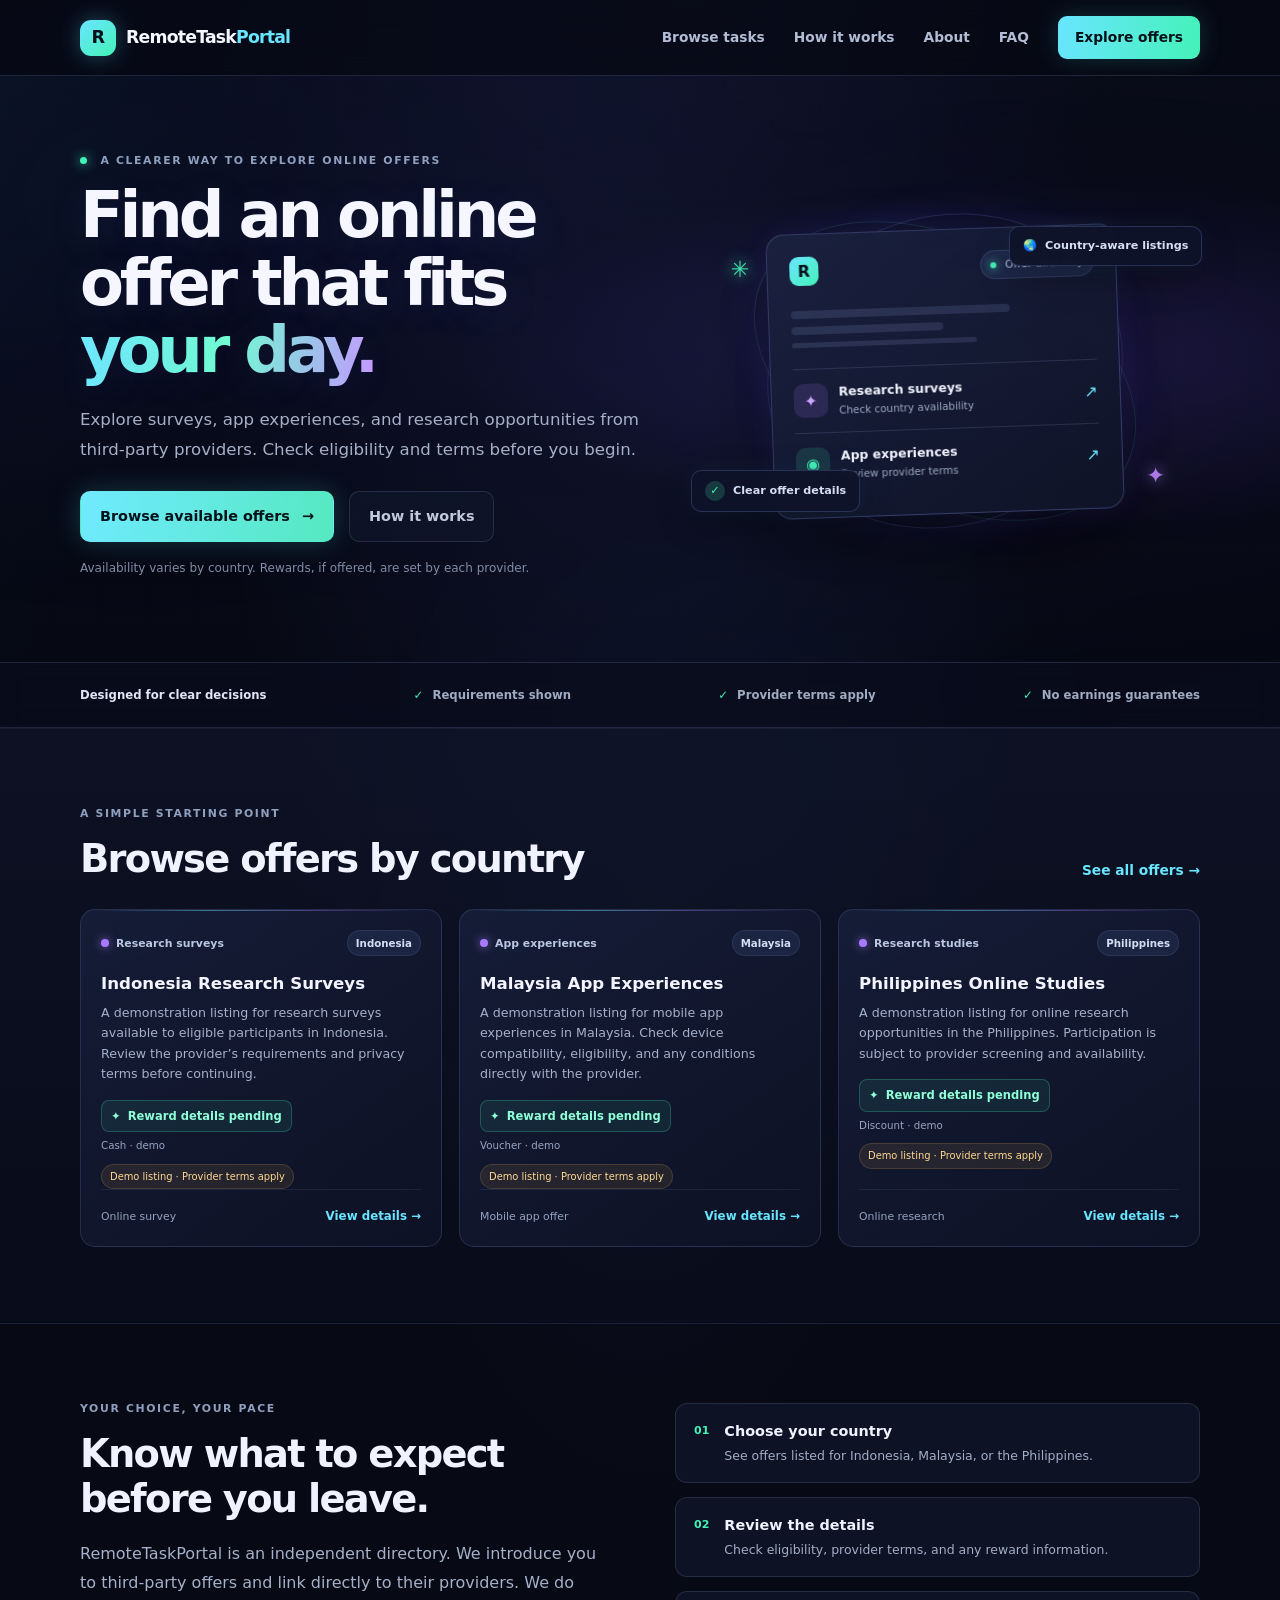
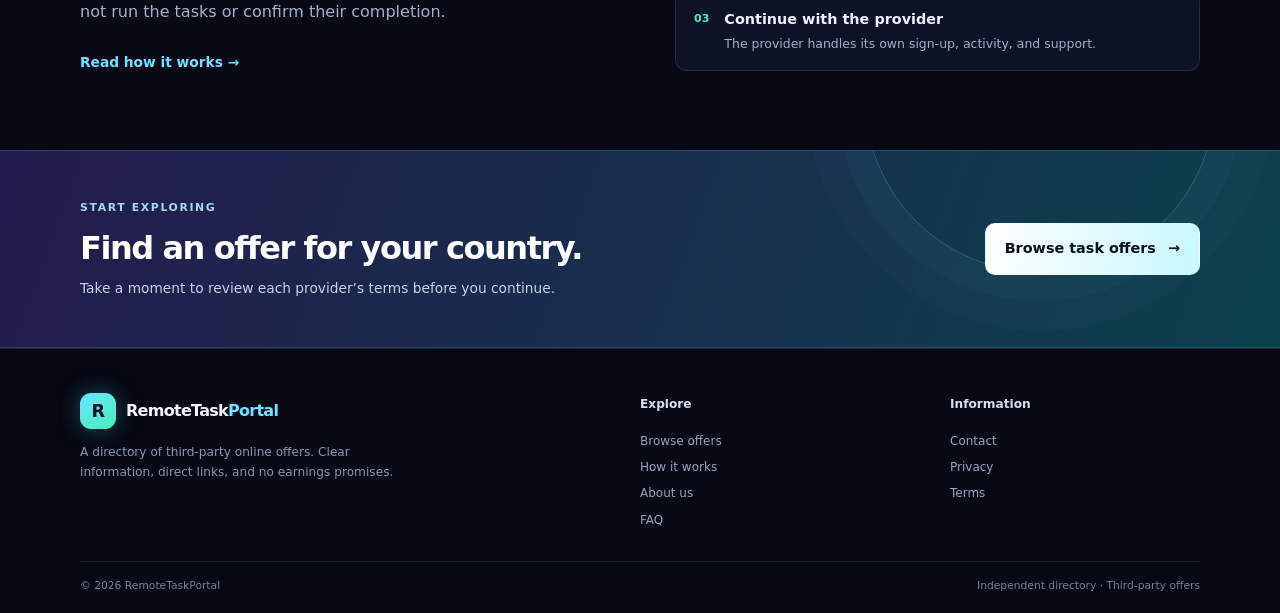
<file: index.html>
<!doctype html>
<html lang="en">
<head>
<meta charset="utf-8">
<meta name="viewport" content="width=device-width, initial-scale=1">
<title>RemoteTaskPortal — Find flexible online task offers</title>
<meta name="description" content="Browse third-party surveys, research, and app offers by country. Review requirements before you continue.">
<meta name="robots" content="index,follow">
<link rel="canonical" href="https://remotetaskportal.site/">
<link rel="icon" href="data:,">
<link rel="stylesheet" href="/assets/css/style.css">
</head>
<body><a class="skip-link" href="#main">Skip to content</a>
<header class="site-header"><div class="container header-inner"><a class="brand" href="/" aria-label="RemoteTaskPortal home"><span class="brand-mark" aria-hidden="true">R</span><span>RemoteTask<span class="brand-accent">Portal</span></span></a><button class="menu-toggle" aria-expanded="false" aria-controls="primary-nav" aria-label="Open navigation"><span></span><span></span><span></span></button><nav id="primary-nav" class="nav-links" aria-label="Main navigation"><a href="/tasks/">Browse tasks</a><a href="/how-it-works/">How it works</a><a href="/about/">About</a><a href="/faq/">FAQ</a><a class="nav-cta" href="/tasks/">Explore offers</a></nav></div></header><main id="main"><section class="hero"><div class="container hero-grid"><div class="hero-copy"><p class="eyebrow"><span class="eyebrow-dot"></span> A clearer way to explore online offers</p><h1>Find an online offer that fits <span class="text-gradient">your day.</span></h1><p class="hero-lede">Explore surveys, app experiences, and research opportunities from third-party providers. Check eligibility and terms before you begin.</p><div class="hero-actions"><a class="button button-primary" href="/tasks/">Browse available offers <span aria-hidden="true">→</span></a><a class="button button-quiet" href="/how-it-works/">How it works</a></div><p class="hero-fine">Availability varies by country. Rewards, if offered, are set by each provider.</p></div><div class="hero-visual" aria-label="Illustration of a person choosing an online offer"><div class="visual-orbit orbit-one"></div><div class="visual-orbit orbit-two"></div><div class="visual-card card-main"><div class="card-topline"><span class="mini-logo">R</span><span class="status-pill"><i></i> Offer directory</span></div><div class="visual-bars"><b></b><b></b><b></b></div><div class="visual-task"><span class="task-icon icon-purple">✦</span><span><strong>Research surveys</strong><small>Check country availability</small></span><span class="arrow-round">↗</span></div><div class="visual-task"><span class="task-icon icon-green">◉</span><span><strong>App experiences</strong><small>Review provider terms</small></span><span class="arrow-round">↗</span></div></div><div class="float-chip chip-top"><span>🌏</span> Country-aware listings</div><div class="float-chip chip-bottom"><span class="check-circle">✓</span> Clear offer details</div><div class="visual-spark spark-a">✳</div><div class="visual-spark spark-b">✦</div></div></div></section>
<section class="trust-strip"><div class="container trust-inner"><span>Designed for clear decisions</span><span><i>✓</i> Requirements shown</span><span><i>✓</i> Provider terms apply</span><span><i>✓</i> No earnings guarantees</span></div></section>
<section class="section section-soft"><div class="container"><div class="section-heading"><div><p class="eyebrow">A simple starting point</p><h2>Browse offers by country</h2></div><a class="text-link" href="/tasks/">See all offers <span aria-hidden="true">→</span></a></div><div class="offer-grid" id="featured-offers" aria-live="polite"><p class="loading-note">Loading current offers…</p></div><noscript><p class="notice">Enable JavaScript to browse the offer directory, or visit each provider directly from its offer details.</p></noscript></div></section>
<section class="section"><div class="container split-section"><div><p class="eyebrow">Your choice, your pace</p><h2>Know what to expect before you leave.</h2><p class="body-lede">RemoteTaskPortal is an independent directory. We introduce you to third-party offers and link directly to their providers. We do not run the tasks or confirm their completion.</p><a class="text-link" href="/how-it-works/">Read how it works <span aria-hidden="true">→</span></a></div><div class="steps-mini"><article><span class="step-num">01</span><div><h3>Choose your country</h3><p>See offers listed for Indonesia, Malaysia, or the Philippines.</p></div></article><article><span class="step-num">02</span><div><h3>Review the details</h3><p>Check eligibility, provider terms, and any reward information.</p></div></article><article><span class="step-num">03</span><div><h3>Continue with the provider</h3><p>The provider handles its own sign-up, activity, and support.</p></div></article></div></div></section>
<section class="cta-band"><div class="container cta-inner"><div><p class="eyebrow">Start exploring</p><h2>Find an offer for your country.</h2><p>Take a moment to review each provider’s terms before you continue.</p></div><a class="button button-light" href="/tasks/">Browse task offers <span aria-hidden="true">→</span></a></div></section></main><footer class="site-footer"><div class="container footer-grid"><div><a class="brand footer-brand" href="/"><span class="brand-mark" aria-hidden="true">R</span><span>RemoteTask<span class="brand-accent">Portal</span></span></a><p class="footer-note">A directory of third-party online offers. Clear information, direct links, and no earnings promises.</p></div><div><h2>Explore</h2><a href="/tasks/">Browse offers</a><a href="/how-it-works/">How it works</a><a href="/about/">About us</a><a href="/faq/">FAQ</a></div><div><h2>Information</h2><a href="/contact/">Contact</a><a href="/privacy/">Privacy</a><a href="/terms/">Terms</a></div></div><div class="container footer-bottom"><span>© <span data-year>2026</span> RemoteTaskPortal</span><span>Independent directory · Third-party offers</span></div></footer><script src="/assets/js/app.js" defer></script><script src="/assets/js/tasks.js" defer></script></body>
</html>
</file>
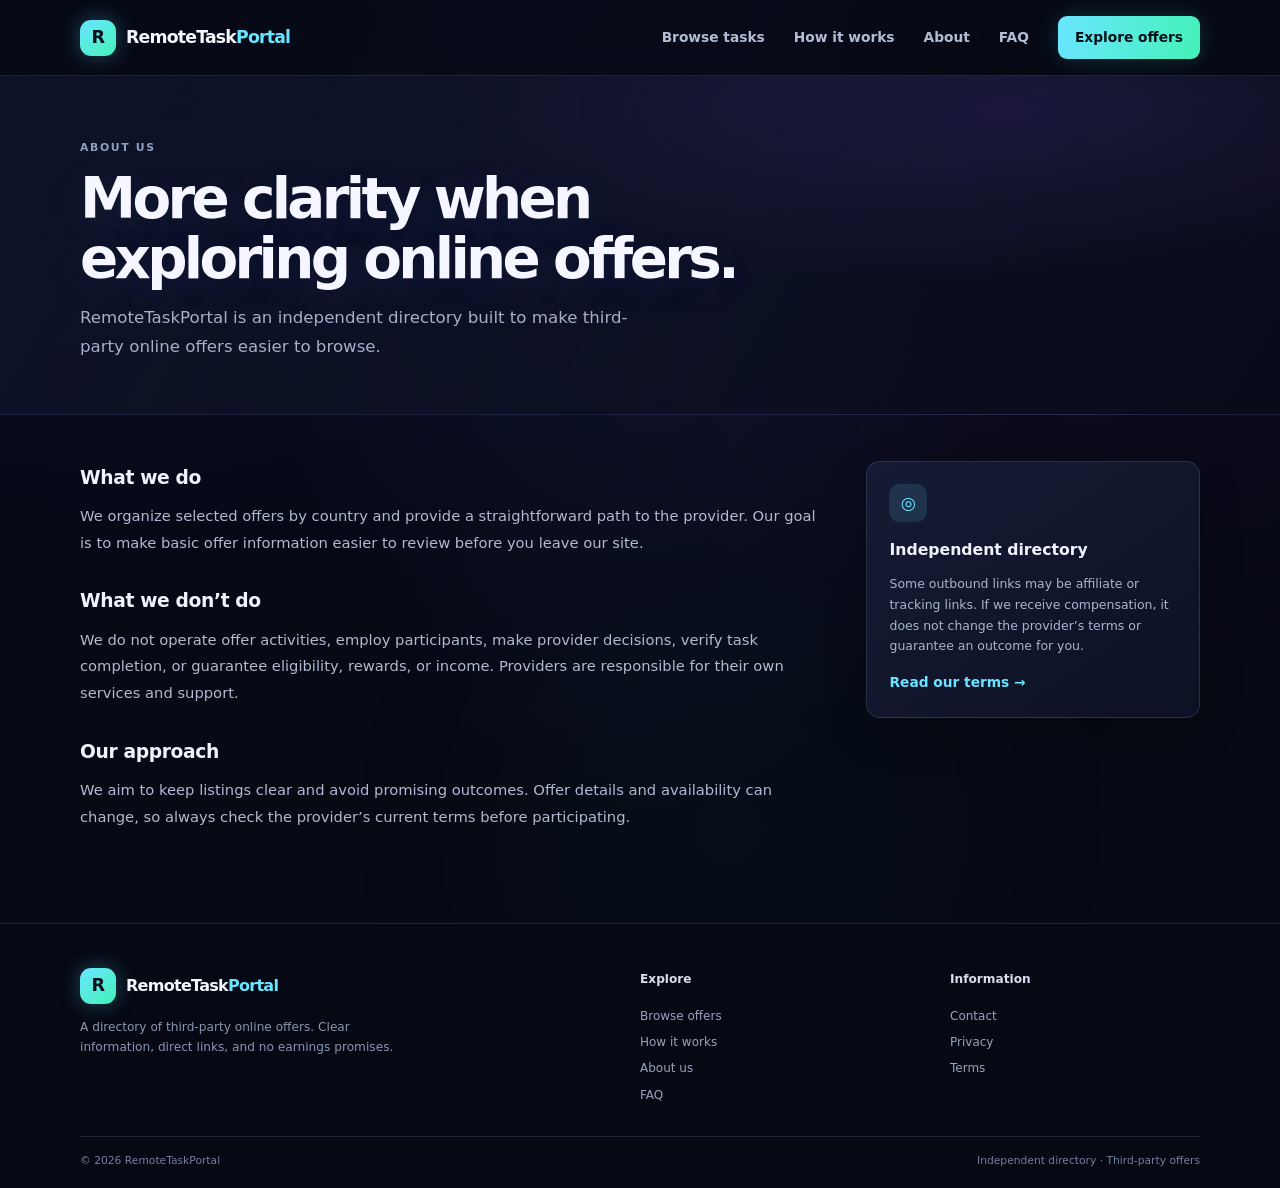
<file: about/index.html>
<!doctype html>
<html lang="en">
<head>
<meta charset="utf-8">
<meta name="viewport" content="width=device-width, initial-scale=1">
<title>About RemoteTaskPortal | RemoteTaskPortal</title>
<meta name="description" content="Learn about RemoteTaskPortal, an independent directory for exploring third-party online offers.">
<meta name="robots" content="index,follow">
<link rel="canonical" href="https://remotetaskportal.site/about/">
<link rel="icon" href="data:,">
<link rel="stylesheet" href="/assets/css/style.css">
</head>
<body><a class="skip-link" href="#main">Skip to content</a>
<header class="site-header"><div class="container header-inner"><a class="brand" href="/" aria-label="RemoteTaskPortal home"><span class="brand-mark" aria-hidden="true">R</span><span>RemoteTask<span class="brand-accent">Portal</span></span></a><button class="menu-toggle" aria-expanded="false" aria-controls="primary-nav" aria-label="Open navigation"><span></span><span></span><span></span></button><nav id="primary-nav" class="nav-links" aria-label="Main navigation"><a href="/tasks/">Browse tasks</a><a href="/how-it-works/">How it works</a><a href="/about/">About</a><a href="/faq/">FAQ</a><a class="nav-cta" href="/tasks/">Explore offers</a></nav></div></header><main id="main"><section class="page-hero"><div class="container"><p class="eyebrow">About us</p><h1>More clarity when exploring online offers.</h1><p class="page-lede">RemoteTaskPortal is an independent directory built to make third-party online offers easier to browse.</p></div></section><section class="section section-reading"><div class="container"><div class="content-grid"><article class="prose"><h2>What we do</h2><p>We organize selected offers by country and provide a straightforward path to the provider. Our goal is to make basic offer information easier to review before you leave our site.</p><h2>What we don’t do</h2><p>We do not operate offer activities, employ participants, make provider decisions, verify task completion, or guarantee eligibility, rewards, or income. Providers are responsible for their own services and support.</p><h2>Our approach</h2><p>We aim to keep listings clear and avoid promising outcomes. Offer details and availability can change, so always check the provider’s current terms before participating.</p></article><aside class="side-card"><span class="side-icon">◎</span><h2>Independent directory</h2><p>Some outbound links may be affiliate or tracking links. If we receive compensation, it does not change the provider’s terms or guarantee an outcome for you.</p><a class="text-link" href="/terms/">Read our terms →</a></aside></div></div></section></main><footer class="site-footer"><div class="container footer-grid"><div><a class="brand footer-brand" href="/"><span class="brand-mark" aria-hidden="true">R</span><span>RemoteTask<span class="brand-accent">Portal</span></span></a><p class="footer-note">A directory of third-party online offers. Clear information, direct links, and no earnings promises.</p></div><div><h2>Explore</h2><a href="/tasks/">Browse offers</a><a href="/how-it-works/">How it works</a><a href="/about/">About us</a><a href="/faq/">FAQ</a></div><div><h2>Information</h2><a href="/contact/">Contact</a><a href="/privacy/">Privacy</a><a href="/terms/">Terms</a></div></div><div class="container footer-bottom"><span>© <span data-year>2026</span> RemoteTaskPortal</span><span>Independent directory · Third-party offers</span></div></footer><script src="/assets/js/app.js" defer></script></body>
</html>
</file>
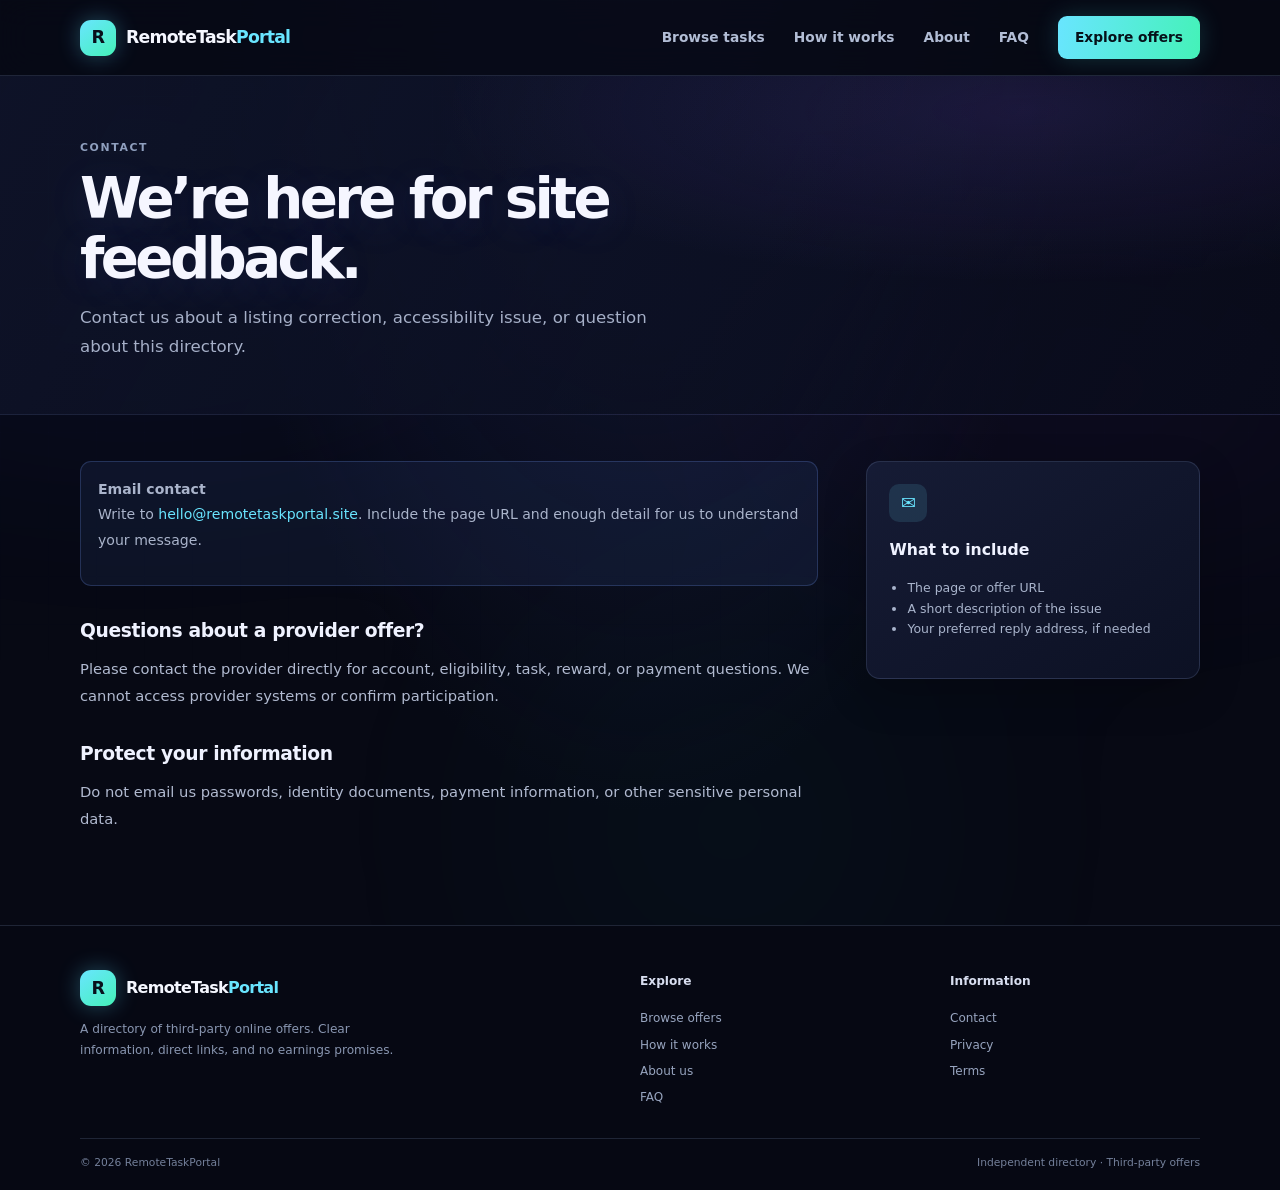
<file: contact/index.html>
<!doctype html>
<html lang="en">
<head>
<meta charset="utf-8">
<meta name="viewport" content="width=device-width, initial-scale=1">
<title>Contact RemoteTaskPortal | RemoteTaskPortal</title>
<meta name="description" content="Contact RemoteTaskPortal about site content, corrections, or general directory questions.">
<meta name="robots" content="index,follow">
<link rel="canonical" href="https://remotetaskportal.site/contact/">
<link rel="icon" href="data:,">
<link rel="stylesheet" href="/assets/css/style.css">
</head>
<body><a class="skip-link" href="#main">Skip to content</a>
<header class="site-header"><div class="container header-inner"><a class="brand" href="/" aria-label="RemoteTaskPortal home"><span class="brand-mark" aria-hidden="true">R</span><span>RemoteTask<span class="brand-accent">Portal</span></span></a><button class="menu-toggle" aria-expanded="false" aria-controls="primary-nav" aria-label="Open navigation"><span></span><span></span><span></span></button><nav id="primary-nav" class="nav-links" aria-label="Main navigation"><a href="/tasks/">Browse tasks</a><a href="/how-it-works/">How it works</a><a href="/about/">About</a><a href="/faq/">FAQ</a><a class="nav-cta" href="/tasks/">Explore offers</a></nav></div></header><main id="main"><section class="page-hero"><div class="container"><p class="eyebrow">Contact</p><h1>We’re here for site feedback.</h1><p class="page-lede">Contact us about a listing correction, accessibility issue, or question about this directory.</p></div></section><section class="section section-reading"><div class="container"><div class="content-grid"><article class="prose"><div class="notice"><strong>Email contact</strong><p>Write to <a href="mailto:hello@remotetaskportal.site">hello@remotetaskportal.site</a>. Include the page URL and enough detail for us to understand your message.</p></div><h2>Questions about a provider offer?</h2><p>Please contact the provider directly for account, eligibility, task, reward, or payment questions. We cannot access provider systems or confirm participation.</p><h2>Protect your information</h2><p>Do not email us passwords, identity documents, payment information, or other sensitive personal data.</p></article><aside class="side-card"><span class="side-icon">✉</span><h2>What to include</h2><ul><li>The page or offer URL</li><li>A short description of the issue</li><li>Your preferred reply address, if needed</li></ul></aside></div></div></section></main><footer class="site-footer"><div class="container footer-grid"><div><a class="brand footer-brand" href="/"><span class="brand-mark" aria-hidden="true">R</span><span>RemoteTask<span class="brand-accent">Portal</span></span></a><p class="footer-note">A directory of third-party online offers. Clear information, direct links, and no earnings promises.</p></div><div><h2>Explore</h2><a href="/tasks/">Browse offers</a><a href="/how-it-works/">How it works</a><a href="/about/">About us</a><a href="/faq/">FAQ</a></div><div><h2>Information</h2><a href="/contact/">Contact</a><a href="/privacy/">Privacy</a><a href="/terms/">Terms</a></div></div><div class="container footer-bottom"><span>© <span data-year>2026</span> RemoteTaskPortal</span><span>Independent directory · Third-party offers</span></div></footer><script src="/assets/js/app.js" defer></script></body>
</html>
</file>
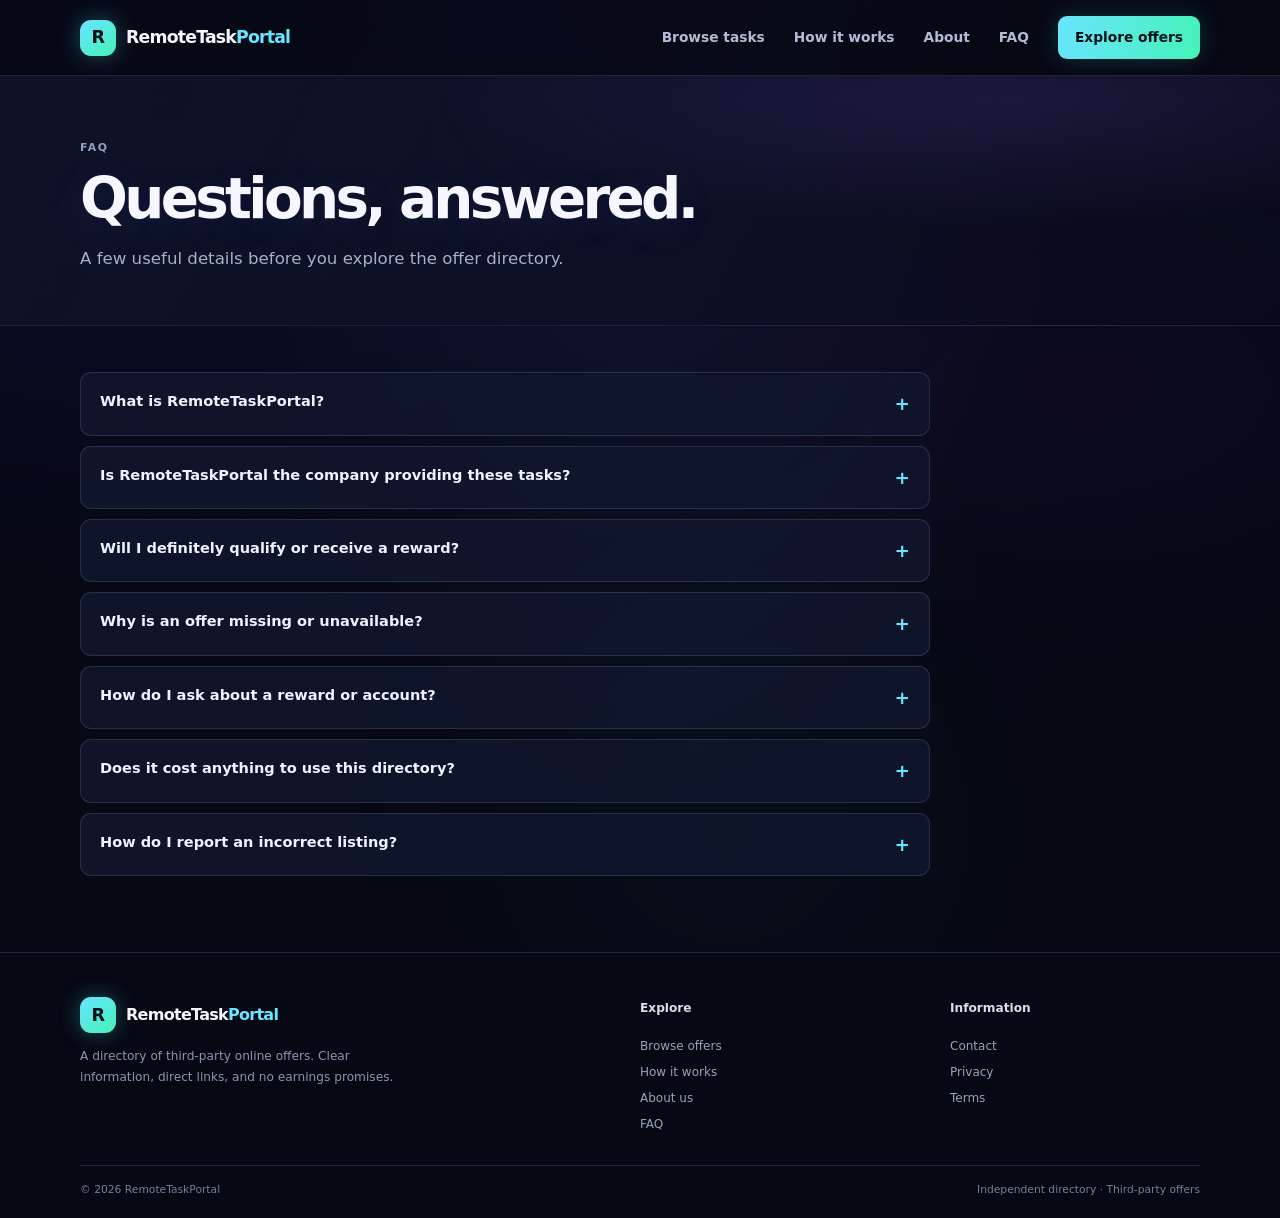
<file: faq/index.html>
<!doctype html>
<html lang="en">
<head>
<meta charset="utf-8">
<meta name="viewport" content="width=device-width, initial-scale=1">
<title>Frequently asked questions | RemoteTaskPortal</title>
<meta name="description" content="Answers about offer availability, rewards, third-party providers, and how RemoteTaskPortal works.">
<meta name="robots" content="index,follow">
<link rel="canonical" href="https://remotetaskportal.site/faq/">
<link rel="icon" href="data:,">
<link rel="stylesheet" href="/assets/css/style.css">
</head>
<body><a class="skip-link" href="#main">Skip to content</a>
<header class="site-header"><div class="container header-inner"><a class="brand" href="/" aria-label="RemoteTaskPortal home"><span class="brand-mark" aria-hidden="true">R</span><span>RemoteTask<span class="brand-accent">Portal</span></span></a><button class="menu-toggle" aria-expanded="false" aria-controls="primary-nav" aria-label="Open navigation"><span></span><span></span><span></span></button><nav id="primary-nav" class="nav-links" aria-label="Main navigation"><a href="/tasks/">Browse tasks</a><a href="/how-it-works/">How it works</a><a href="/about/">About</a><a href="/faq/">FAQ</a><a class="nav-cta" href="/tasks/">Explore offers</a></nav></div></header><main id="main"><section class="page-hero"><div class="container"><p class="eyebrow">FAQ</p><h1>Questions, answered.</h1><p class="page-lede">A few useful details before you explore the offer directory.</p></div></section><section class="section section-reading"><div class="container"><div class="faq-list"><details><summary>What is RemoteTaskPortal?</summary><p>We are an independent directory that lists selected third-party online offers. We help visitors review basic details and continue to providers.</p></details><details><summary>Is RemoteTaskPortal the company providing these tasks?</summary><p>No. The offers are operated by third parties. Each provider controls its own registration, eligibility, activity, privacy practices, terms, rewards, and customer support.</p></details><details><summary>Will I definitely qualify or receive a reward?</summary><p>No. Eligibility and rewards are determined by each provider. A listing is not a promise of acceptance, completion, payment, or earnings.</p></details><details><summary>Why is an offer missing or unavailable?</summary><p>Providers may pause, change, or limit offers by location, capacity, or eligibility. Our listings may not update at the same moment as a provider’s availability.</p></details><details><summary>How do I ask about a reward or account?</summary><p>Contact the provider directly using its official support channel. RemoteTaskPortal cannot see provider accounts or verify completion.</p></details><details><summary>Does it cost anything to use this directory?</summary><p>Browsing RemoteTaskPortal is free. A third-party provider’s own terms apply to any service or activity you choose to use. Review them before proceeding.</p></details><details><summary>How do I report an incorrect listing?</summary><p>Send the page URL and a brief description through our <a href="/contact/">contact page</a>. Do not include passwords, payment details, or other sensitive information.</p></details></div></div></section></main><footer class="site-footer"><div class="container footer-grid"><div><a class="brand footer-brand" href="/"><span class="brand-mark" aria-hidden="true">R</span><span>RemoteTask<span class="brand-accent">Portal</span></span></a><p class="footer-note">A directory of third-party online offers. Clear information, direct links, and no earnings promises.</p></div><div><h2>Explore</h2><a href="/tasks/">Browse offers</a><a href="/how-it-works/">How it works</a><a href="/about/">About us</a><a href="/faq/">FAQ</a></div><div><h2>Information</h2><a href="/contact/">Contact</a><a href="/privacy/">Privacy</a><a href="/terms/">Terms</a></div></div><div class="container footer-bottom"><span>© <span data-year>2026</span> RemoteTaskPortal</span><span>Independent directory · Third-party offers</span></div></footer><script src="/assets/js/app.js" defer></script></body>
</html>
</file>
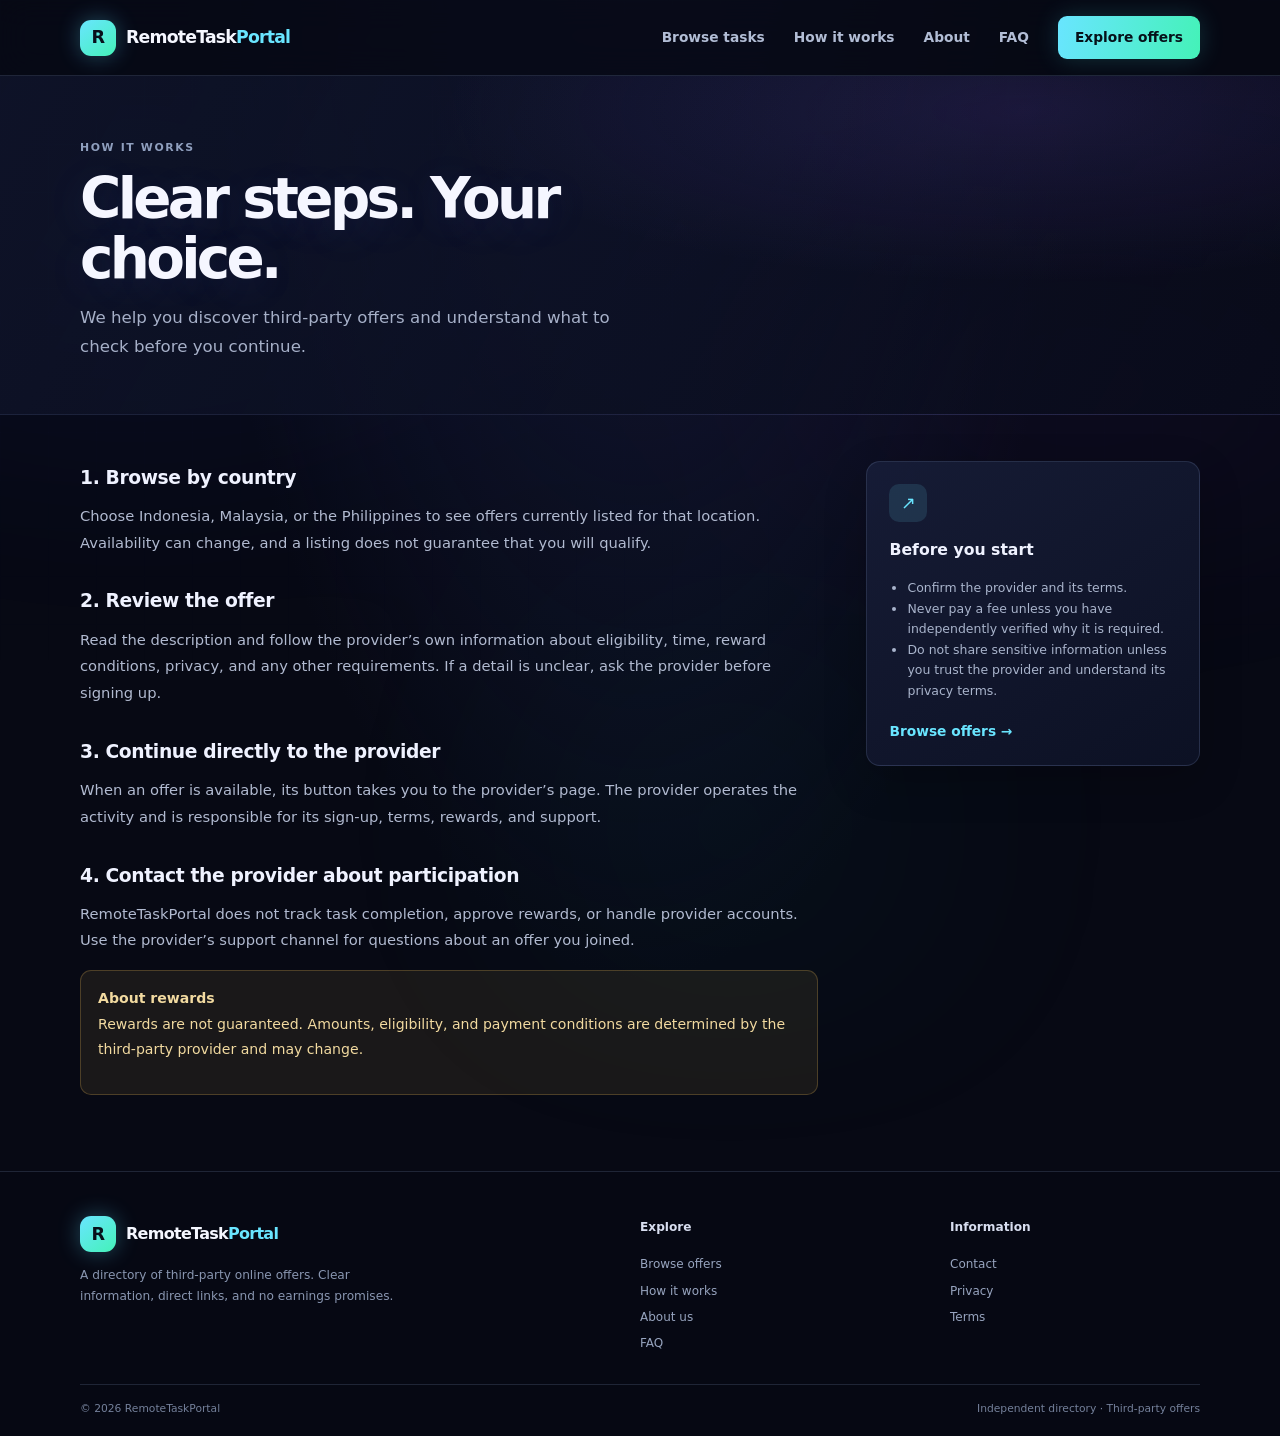
<file: how-it-works/index.html>
<!doctype html>
<html lang="en">
<head>
<meta charset="utf-8">
<meta name="viewport" content="width=device-width, initial-scale=1">
<title>How RemoteTaskPortal works | RemoteTaskPortal</title>
<meta name="description" content="Understand how to browse third-party online offers, check eligibility, and continue directly with each provider.">
<meta name="robots" content="index,follow">
<link rel="canonical" href="https://remotetaskportal.site/how-it-works/">
<link rel="icon" href="data:,">
<link rel="stylesheet" href="/assets/css/style.css">
</head>
<body><a class="skip-link" href="#main">Skip to content</a>
<header class="site-header"><div class="container header-inner"><a class="brand" href="/" aria-label="RemoteTaskPortal home"><span class="brand-mark" aria-hidden="true">R</span><span>RemoteTask<span class="brand-accent">Portal</span></span></a><button class="menu-toggle" aria-expanded="false" aria-controls="primary-nav" aria-label="Open navigation"><span></span><span></span><span></span></button><nav id="primary-nav" class="nav-links" aria-label="Main navigation"><a href="/tasks/">Browse tasks</a><a href="/how-it-works/">How it works</a><a href="/about/">About</a><a href="/faq/">FAQ</a><a class="nav-cta" href="/tasks/">Explore offers</a></nav></div></header><main id="main"><section class="page-hero"><div class="container"><p class="eyebrow">How it works</p><h1>Clear steps. Your choice.</h1><p class="page-lede">We help you discover third-party offers and understand what to check before you continue.</p></div></section><section class="section section-reading"><div class="container"><div class="content-grid"><article class="prose"><h2>1. Browse by country</h2><p>Choose Indonesia, Malaysia, or the Philippines to see offers currently listed for that location. Availability can change, and a listing does not guarantee that you will qualify.</p><h2>2. Review the offer</h2><p>Read the description and follow the provider’s own information about eligibility, time, reward conditions, privacy, and any other requirements. If a detail is unclear, ask the provider before signing up.</p><h2>3. Continue directly to the provider</h2><p>When an offer is available, its button takes you to the provider’s page. The provider operates the activity and is responsible for its sign-up, terms, rewards, and support.</p><h2>4. Contact the provider about participation</h2><p>RemoteTaskPortal does not track task completion, approve rewards, or handle provider accounts. Use the provider’s support channel for questions about an offer you joined.</p><div class="notice notice-warm"><strong>About rewards</strong><p>Rewards are not guaranteed. Amounts, eligibility, and payment conditions are determined by the third-party provider and may change.</p></div></article><aside class="side-card"><span class="side-icon">↗</span><h2>Before you start</h2><ul><li>Confirm the provider and its terms.</li><li>Never pay a fee unless you have independently verified why it is required.</li><li>Do not share sensitive information unless you trust the provider and understand its privacy terms.</li></ul><a class="text-link" href="/tasks/">Browse offers →</a></aside></div></div></section></main><footer class="site-footer"><div class="container footer-grid"><div><a class="brand footer-brand" href="/"><span class="brand-mark" aria-hidden="true">R</span><span>RemoteTask<span class="brand-accent">Portal</span></span></a><p class="footer-note">A directory of third-party online offers. Clear information, direct links, and no earnings promises.</p></div><div><h2>Explore</h2><a href="/tasks/">Browse offers</a><a href="/how-it-works/">How it works</a><a href="/about/">About us</a><a href="/faq/">FAQ</a></div><div><h2>Information</h2><a href="/contact/">Contact</a><a href="/privacy/">Privacy</a><a href="/terms/">Terms</a></div></div><div class="container footer-bottom"><span>© <span data-year>2026</span> RemoteTaskPortal</span><span>Independent directory · Third-party offers</span></div></footer><script src="/assets/js/app.js" defer></script></body>
</html>
</file>
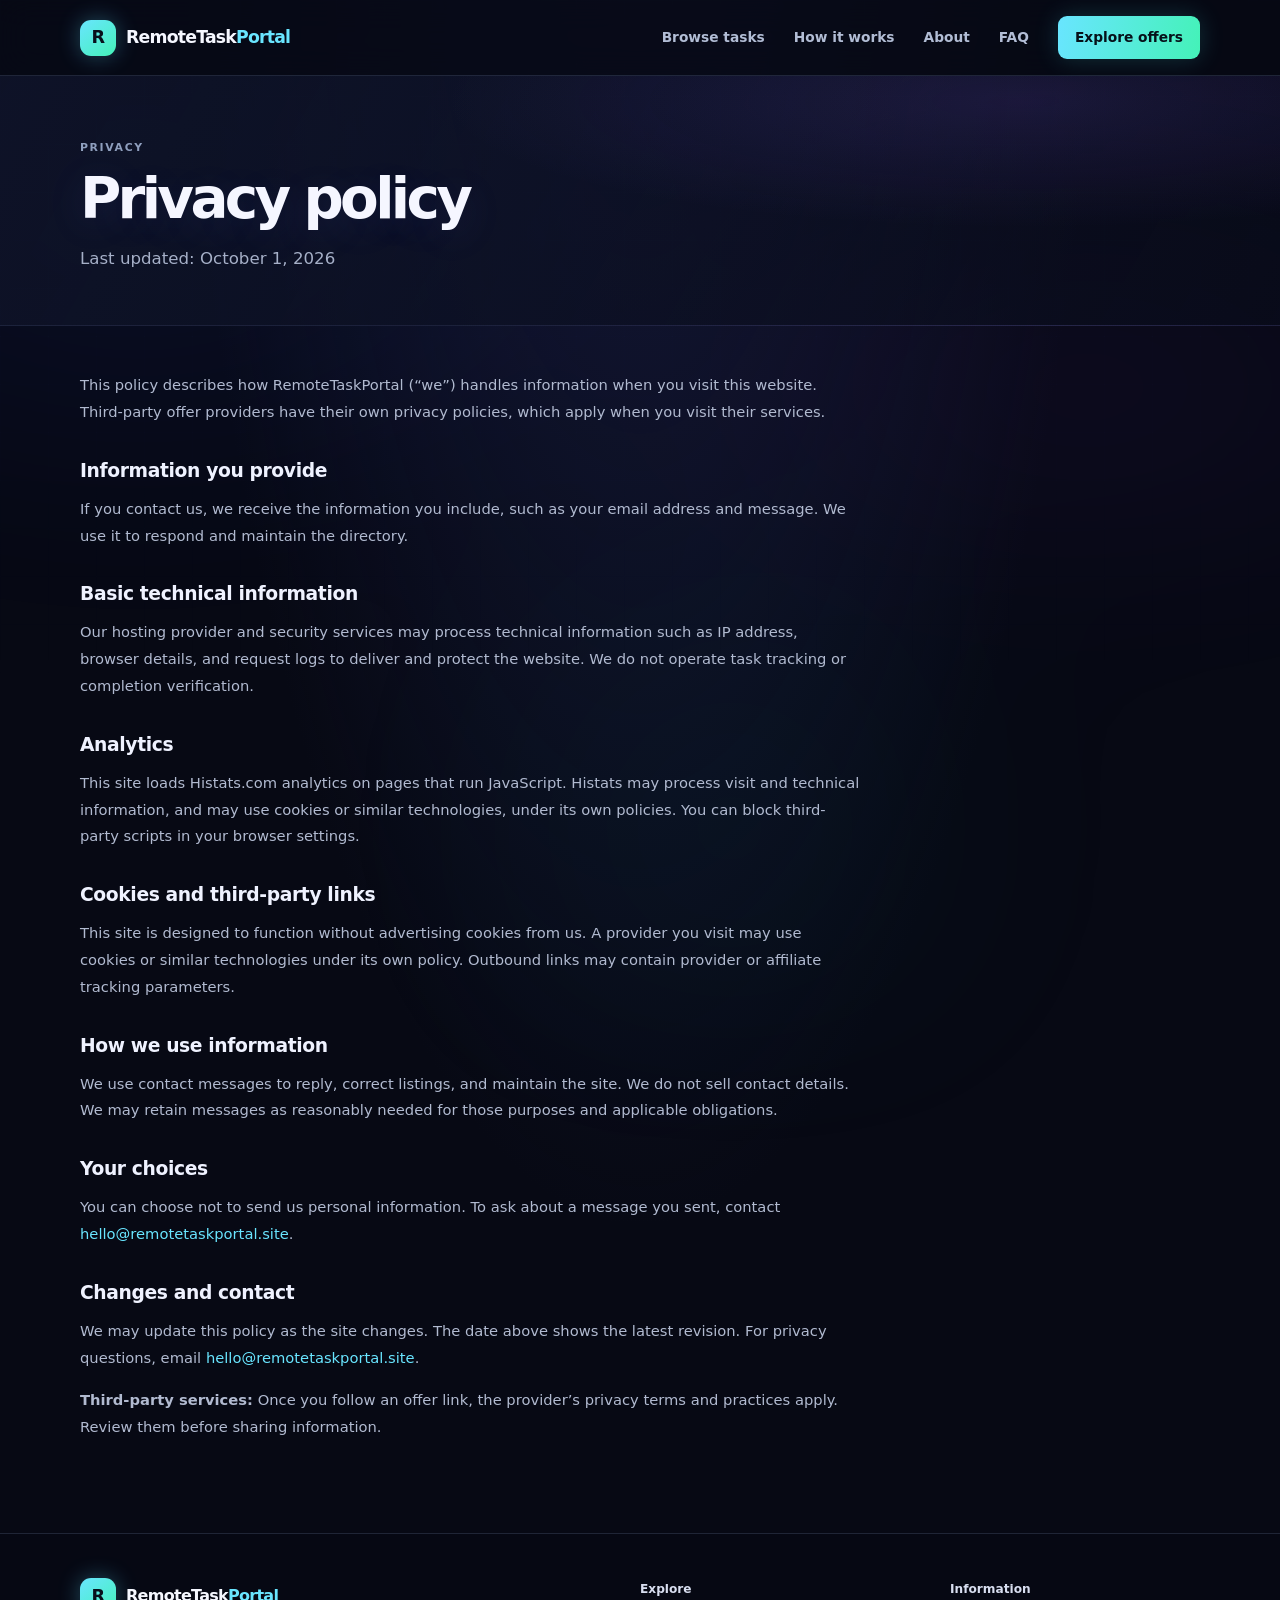
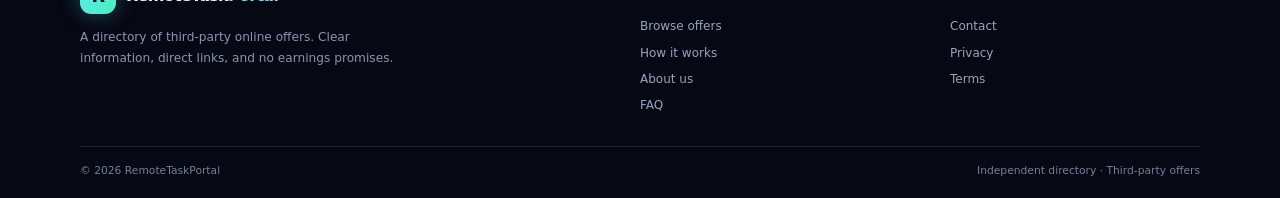
<file: privacy/index.html>
<!doctype html>
<html lang="en">
<head>
<meta charset="utf-8">
<meta name="viewport" content="width=device-width, initial-scale=1">
<title>Privacy Policy | RemoteTaskPortal</title>
<meta name="description" content="Read how RemoteTaskPortal handles basic site and contact information.">
<meta name="robots" content="index,follow">
<link rel="canonical" href="https://remotetaskportal.site/privacy/">
<link rel="icon" href="data:,">
<link rel="stylesheet" href="/assets/css/style.css">
</head>
<body><a class="skip-link" href="#main">Skip to content</a>
<header class="site-header"><div class="container header-inner"><a class="brand" href="/" aria-label="RemoteTaskPortal home"><span class="brand-mark" aria-hidden="true">R</span><span>RemoteTask<span class="brand-accent">Portal</span></span></a><button class="menu-toggle" aria-expanded="false" aria-controls="primary-nav" aria-label="Open navigation"><span></span><span></span><span></span></button><nav id="primary-nav" class="nav-links" aria-label="Main navigation"><a href="/tasks/">Browse tasks</a><a href="/how-it-works/">How it works</a><a href="/about/">About</a><a href="/faq/">FAQ</a><a class="nav-cta" href="/tasks/">Explore offers</a></nav></div></header><main id="main"><section class="page-hero"><div class="container"><p class="eyebrow">Privacy</p><h1>Privacy policy</h1><p class="page-lede">Last updated: October 1, 2026</p></div></section><section class="section section-reading"><div class="container"><article class="prose legal-copy"><p>This policy describes how RemoteTaskPortal (“we”) handles information when you visit this website. Third-party offer providers have their own privacy policies, which apply when you visit their services.</p><h2>Information you provide</h2><p>If you contact us, we receive the information you include, such as your email address and message. We use it to respond and maintain the directory.</p><h2>Basic technical information</h2><p>Our hosting provider and security services may process technical information such as IP address, browser details, and request logs to deliver and protect the website. We do not operate task tracking or completion verification.</p><h2>Analytics</h2><p>This site loads Histats.com analytics on pages that run JavaScript. Histats may process visit and technical information, and may use cookies or similar technologies, under its own policies. You can block third-party scripts in your browser settings.</p><h2>Cookies and third-party links</h2><p>This site is designed to function without advertising cookies from us. A provider you visit may use cookies or similar technologies under its own policy. Outbound links may contain provider or affiliate tracking parameters.</p><h2>How we use information</h2><p>We use contact messages to reply, correct listings, and maintain the site. We do not sell contact details. We may retain messages as reasonably needed for those purposes and applicable obligations.</p><h2>Your choices</h2><p>You can choose not to send us personal information. To ask about a message you sent, contact <a href="mailto:hello@remotetaskportal.site">hello@remotetaskportal.site</a>.</p><h2>Changes and contact</h2><p>We may update this policy as the site changes. The date above shows the latest revision. For privacy questions, email <a href="mailto:hello@remotetaskportal.site">hello@remotetaskportal.site</a>.</p><p><strong>Third-party services:</strong> Once you follow an offer link, the provider’s privacy terms and practices apply. Review them before sharing information.</p></article></div></section></main><footer class="site-footer"><div class="container footer-grid"><div><a class="brand footer-brand" href="/"><span class="brand-mark" aria-hidden="true">R</span><span>RemoteTask<span class="brand-accent">Portal</span></span></a><p class="footer-note">A directory of third-party online offers. Clear information, direct links, and no earnings promises.</p></div><div><h2>Explore</h2><a href="/tasks/">Browse offers</a><a href="/how-it-works/">How it works</a><a href="/about/">About us</a><a href="/faq/">FAQ</a></div><div><h2>Information</h2><a href="/contact/">Contact</a><a href="/privacy/">Privacy</a><a href="/terms/">Terms</a></div></div><div class="container footer-bottom"><span>© <span data-year>2026</span> RemoteTaskPortal</span><span>Independent directory · Third-party offers</span></div></footer><script src="/assets/js/app.js" defer></script></body>
</html>
</file>
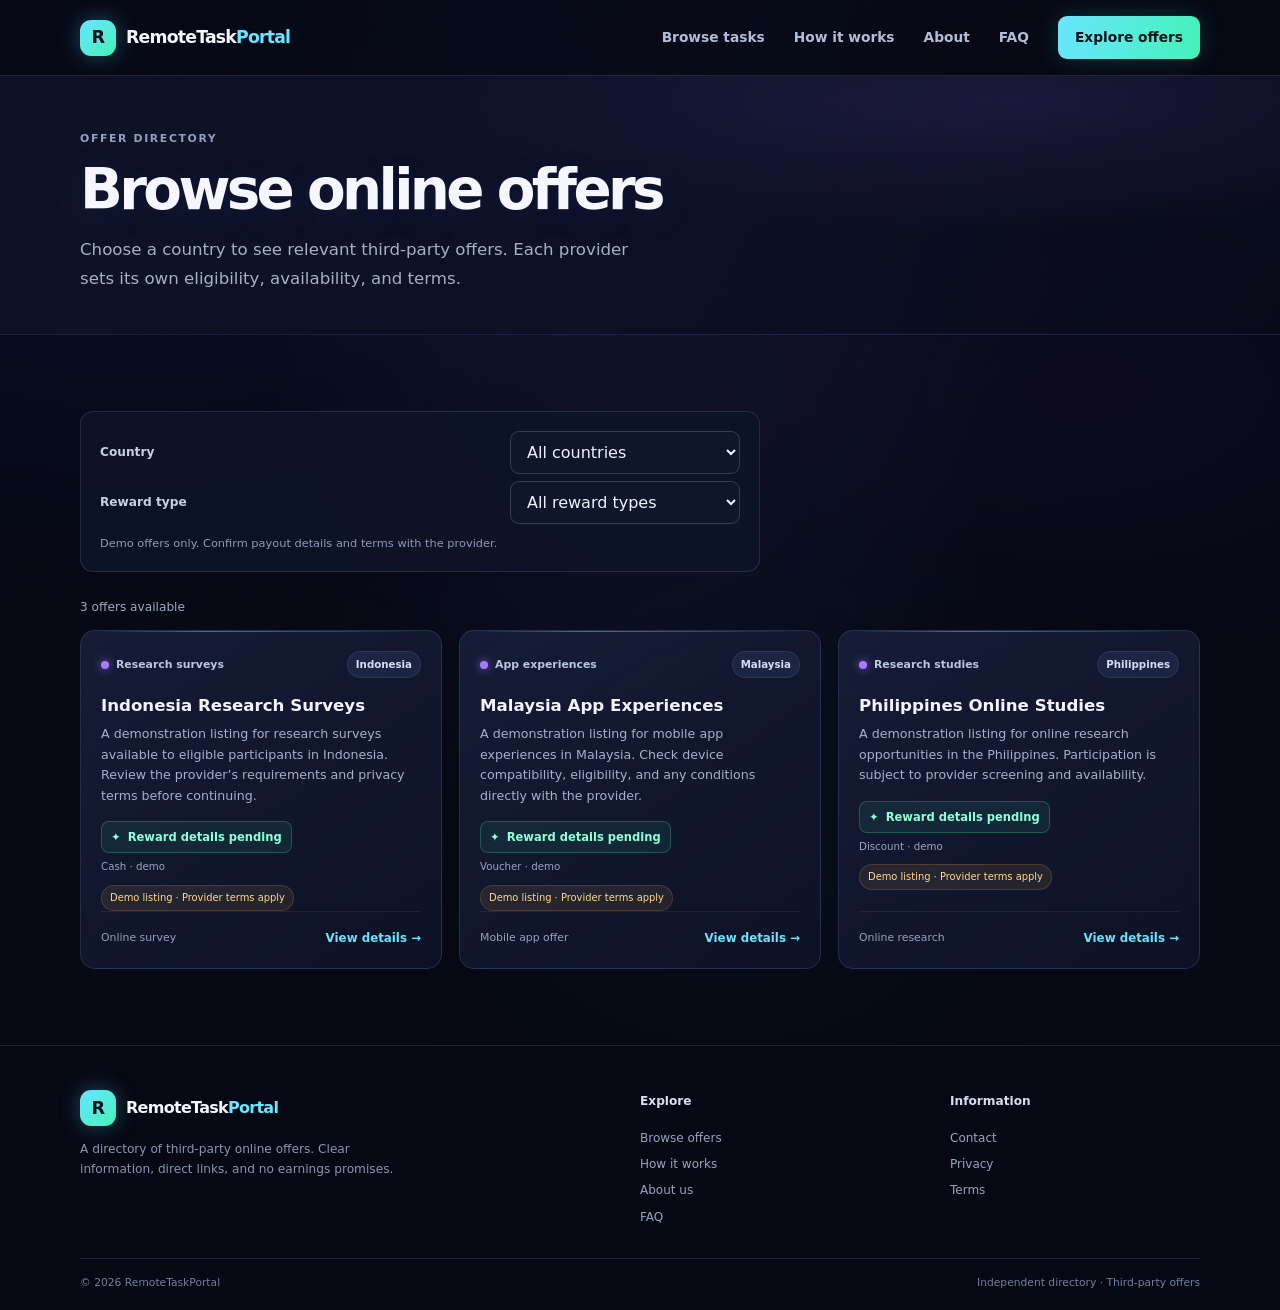
<file: tasks/index.html>
<!doctype html>
<html lang="en">
<head>
<meta charset="utf-8">
<meta name="viewport" content="width=device-width, initial-scale=1">
<title>Browse online task offers by country | RemoteTaskPortal</title>
<meta name="description" content="Filter third-party survey, research, and app offers by Indonesia, Malaysia, or the Philippines.">
<meta name="robots" content="index,follow">
<link rel="canonical" href="https://remotetaskportal.site/tasks/">
<link rel="icon" href="data:,">
<link rel="stylesheet" href="/assets/css/style.css">
</head>
<body><a class="skip-link" href="#main">Skip to content</a>
<header class="site-header"><div class="container header-inner"><a class="brand" href="/" aria-label="RemoteTaskPortal home"><span class="brand-mark" aria-hidden="true">R</span><span>RemoteTask<span class="brand-accent">Portal</span></span></a><button class="menu-toggle" aria-expanded="false" aria-controls="primary-nav" aria-label="Open navigation"><span></span><span></span><span></span></button><nav id="primary-nav" class="nav-links" aria-label="Main navigation"><a href="/tasks/">Browse tasks</a><a href="/how-it-works/">How it works</a><a href="/about/">About</a><a href="/faq/">FAQ</a><a class="nav-cta" href="/tasks/">Explore offers</a></nav></div></header><main id="main"><section class="page-hero page-hero-compact"><div class="container"><p class="eyebrow">Offer directory</p><h1>Browse online offers</h1><p class="page-lede">Choose a country to see relevant third-party offers. Each provider sets its own eligibility, availability, and terms.</p></div></section><section class="section"><div class="container"><div class="filter-panel"><label for="country-filter">Country</label><select id="country-filter" name="country"><option value="all">All countries</option><option value="ID">Indonesia</option><option value="MY">Malaysia</option><option value="PH">Philippines</option></select><label for="reward-filter">Reward type</label><select id="reward-filter" name="reward"><option value="all">All reward types</option></select><p class="filter-hint">Demo offers only. Confirm payout details and terms with the provider.</p></div><div id="offer-count" class="results-meta" aria-live="polite"></div><div class="offer-grid" id="offer-list" aria-live="polite"><p class="loading-note">Loading offers…</p></div><div id="empty-state" class="empty-state" hidden><span class="empty-icon">⌕</span><h2>No offers listed for this country right now</h2><p>Please check again later or select another country.</p></div><noscript><p class="notice">JavaScript is required to filter the live offer directory.</p></noscript></div></section></main><footer class="site-footer"><div class="container footer-grid"><div><a class="brand footer-brand" href="/"><span class="brand-mark" aria-hidden="true">R</span><span>RemoteTask<span class="brand-accent">Portal</span></span></a><p class="footer-note">A directory of third-party online offers. Clear information, direct links, and no earnings promises.</p></div><div><h2>Explore</h2><a href="/tasks/">Browse offers</a><a href="/how-it-works/">How it works</a><a href="/about/">About us</a><a href="/faq/">FAQ</a></div><div><h2>Information</h2><a href="/contact/">Contact</a><a href="/privacy/">Privacy</a><a href="/terms/">Terms</a></div></div><div class="container footer-bottom"><span>© <span data-year>2026</span> RemoteTaskPortal</span><span>Independent directory · Third-party offers</span></div></footer><script src="/assets/js/app.js" defer></script><script src="/assets/js/tasks.js" defer></script></body>
</html>
</file>
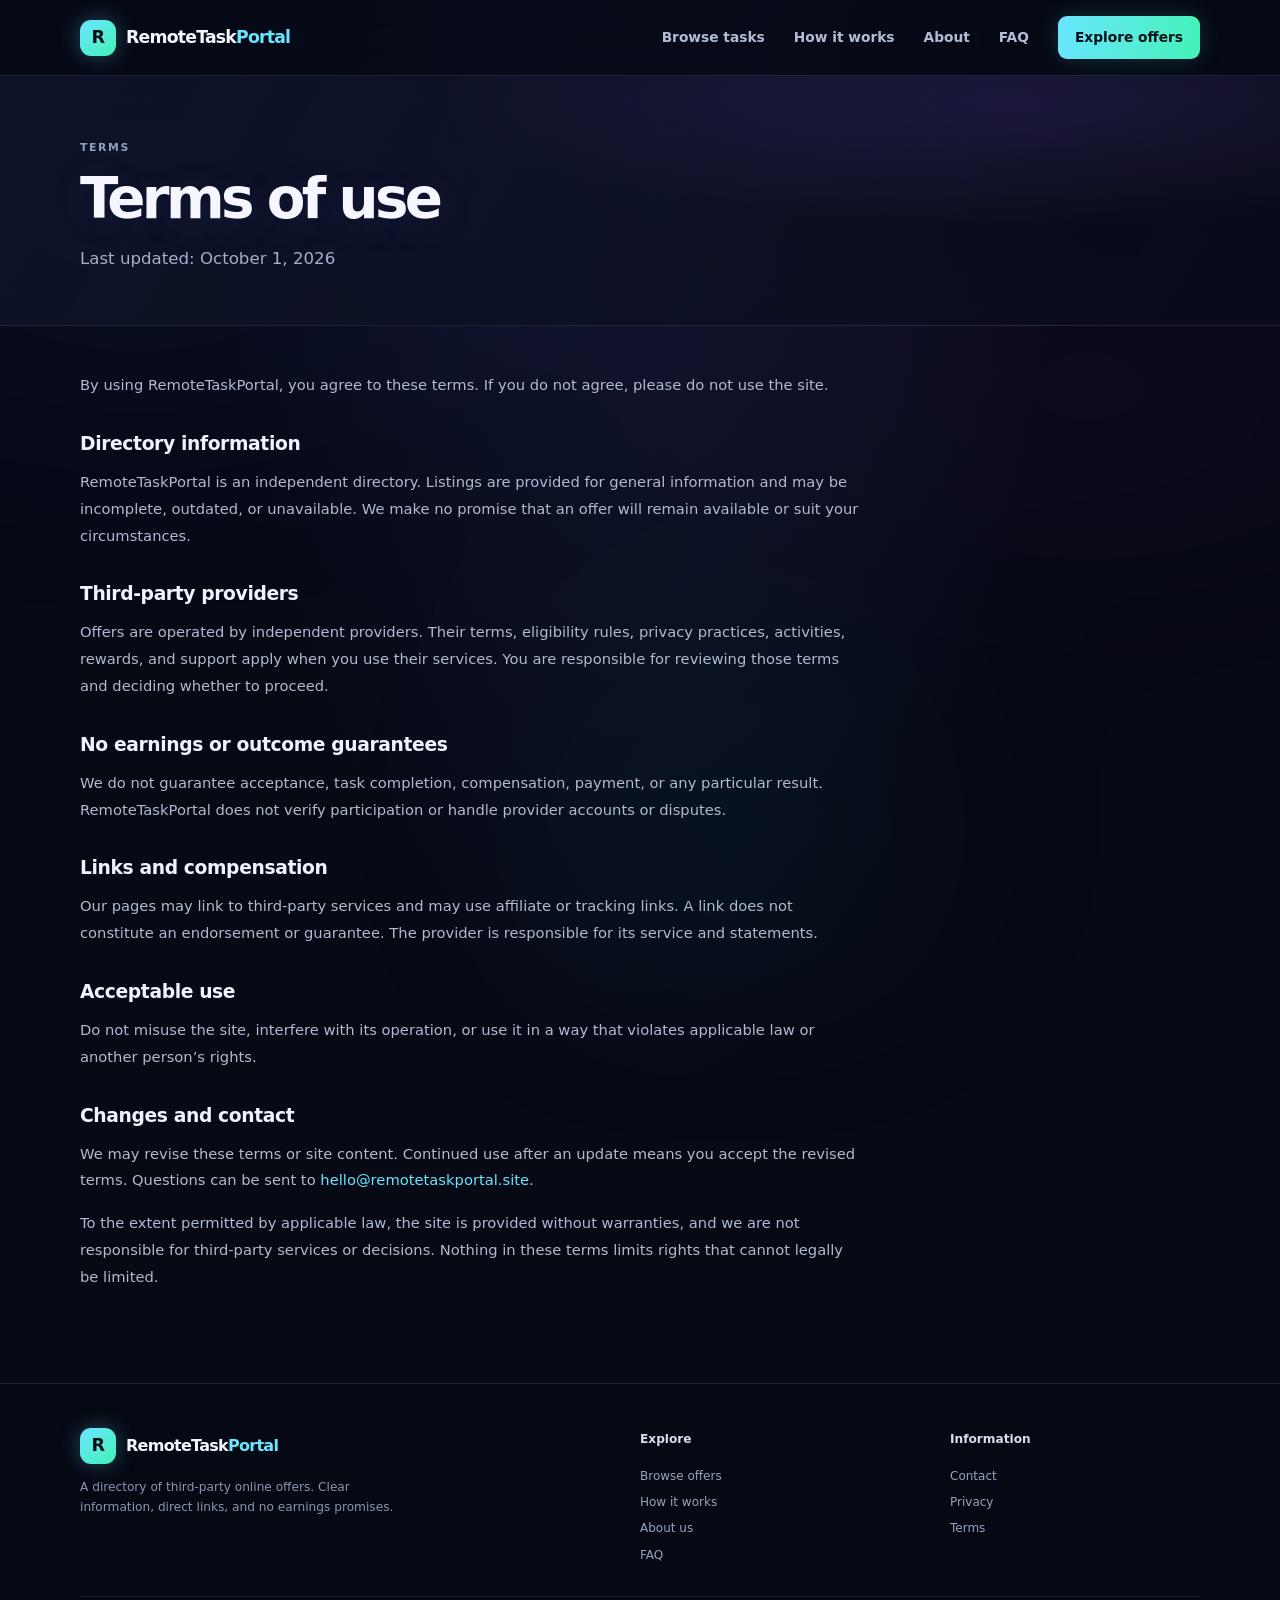
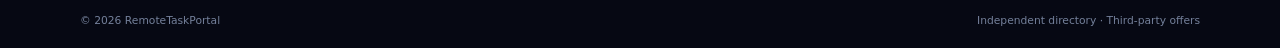
<file: terms/index.html>
<!doctype html>
<html lang="en">
<head>
<meta charset="utf-8">
<meta name="viewport" content="width=device-width, initial-scale=1">
<title>Terms of Use | RemoteTaskPortal</title>
<meta name="description" content="Terms for using RemoteTaskPortal and its directory of third-party offers.">
<meta name="robots" content="index,follow">
<link rel="canonical" href="https://remotetaskportal.site/terms/">
<link rel="icon" href="data:,">
<link rel="stylesheet" href="/assets/css/style.css">
</head>
<body><a class="skip-link" href="#main">Skip to content</a>
<header class="site-header"><div class="container header-inner"><a class="brand" href="/" aria-label="RemoteTaskPortal home"><span class="brand-mark" aria-hidden="true">R</span><span>RemoteTask<span class="brand-accent">Portal</span></span></a><button class="menu-toggle" aria-expanded="false" aria-controls="primary-nav" aria-label="Open navigation"><span></span><span></span><span></span></button><nav id="primary-nav" class="nav-links" aria-label="Main navigation"><a href="/tasks/">Browse tasks</a><a href="/how-it-works/">How it works</a><a href="/about/">About</a><a href="/faq/">FAQ</a><a class="nav-cta" href="/tasks/">Explore offers</a></nav></div></header><main id="main"><section class="page-hero"><div class="container"><p class="eyebrow">Terms</p><h1>Terms of use</h1><p class="page-lede">Last updated: October 1, 2026</p></div></section><section class="section section-reading"><div class="container"><article class="prose legal-copy"><p>By using RemoteTaskPortal, you agree to these terms. If you do not agree, please do not use the site.</p><h2>Directory information</h2><p>RemoteTaskPortal is an independent directory. Listings are provided for general information and may be incomplete, outdated, or unavailable. We make no promise that an offer will remain available or suit your circumstances.</p><h2>Third-party providers</h2><p>Offers are operated by independent providers. Their terms, eligibility rules, privacy practices, activities, rewards, and support apply when you use their services. You are responsible for reviewing those terms and deciding whether to proceed.</p><h2>No earnings or outcome guarantees</h2><p>We do not guarantee acceptance, task completion, compensation, payment, or any particular result. RemoteTaskPortal does not verify participation or handle provider accounts or disputes.</p><h2>Links and compensation</h2><p>Our pages may link to third-party services and may use affiliate or tracking links. A link does not constitute an endorsement or guarantee. The provider is responsible for its service and statements.</p><h2>Acceptable use</h2><p>Do not misuse the site, interfere with its operation, or use it in a way that violates applicable law or another person’s rights.</p><h2>Changes and contact</h2><p>We may revise these terms or site content. Continued use after an update means you accept the revised terms. Questions can be sent to <a href="mailto:hello@remotetaskportal.site">hello@remotetaskportal.site</a>.</p><p>To the extent permitted by applicable law, the site is provided without warranties, and we are not responsible for third-party services or decisions. Nothing in these terms limits rights that cannot legally be limited.</p></article></div></section></main><footer class="site-footer"><div class="container footer-grid"><div><a class="brand footer-brand" href="/"><span class="brand-mark" aria-hidden="true">R</span><span>RemoteTask<span class="brand-accent">Portal</span></span></a><p class="footer-note">A directory of third-party online offers. Clear information, direct links, and no earnings promises.</p></div><div><h2>Explore</h2><a href="/tasks/">Browse offers</a><a href="/how-it-works/">How it works</a><a href="/about/">About us</a><a href="/faq/">FAQ</a></div><div><h2>Information</h2><a href="/contact/">Contact</a><a href="/privacy/">Privacy</a><a href="/terms/">Terms</a></div></div><div class="container footer-bottom"><span>© <span data-year>2026</span> RemoteTaskPortal</span><span>Independent directory · Third-party offers</span></div></footer><script src="/assets/js/app.js" defer></script></body>
</html>
</file>
<file: assets/css/style.css>
:root{color-scheme:dark;--ink:#f3f5ff;--muted:#a2abc2;--navy:#f4f6ff;--blue:#69e5ff;--teal:#44f2b8;--line:rgba(147,164,215,.18);--surface:rgba(16,21,42,.82);--surface-strong:#11172a;--violet:#a77aff;--pink:#ff70d0;--shadow:0 24px 80px rgba(0,0,0,.38);font-family:Inter,ui-sans-serif,system-ui,-apple-system,BlinkMacSystemFont,"Segoe UI",sans-serif;color:var(--ink);background:#070914;font-synthesis:none;text-rendering:optimizeLegibility}
*{box-sizing:border-box}html{scroll-behavior:smooth;background:#070914}body{margin:0;min-height:100vh;line-height:1.6;color:var(--ink);background:radial-gradient(ellipse at 50% -20%,#161a3a 0,transparent 52%),#070914;isolation:isolate;overflow-x:hidden}body:before,body:after{content:"";position:fixed;inset:0;pointer-events:none;z-index:-1}body:before{opacity:.2;background-image:linear-gradient(rgba(104,128,207,.12) 1px,transparent 1px),linear-gradient(90deg,rgba(104,128,207,.12) 1px,transparent 1px);background-size:48px 48px;mask-image:linear-gradient(to bottom,black,transparent 86%);animation:grid-drift 28s linear infinite}body:after{inset:-20%;opacity:.2;filter:blur(78px);background:radial-gradient(ellipse at 22% 30%,rgba(48,88,255,.38),transparent 31%),radial-gradient(ellipse at 75% 45%,rgba(150,62,240,.28),transparent 27%),radial-gradient(ellipse at 55% 80%,rgba(0,208,191,.19),transparent 28%);animation:nebula-drift 18s ease-in-out infinite alternate}
@keyframes grid-drift{to{background-position:48px 48px}}@keyframes nebula-drift{0%{transform:translate3d(-2%,0,0) scale(1)}100%{transform:translate3d(2%,2%,0) scale(1.08)}}a{color:var(--blue);text-decoration:none}a:hover{color:#b9f4ff;text-decoration:none}button,select{font:inherit}.container{width:min(1120px,calc(100% - 40px));margin-inline:auto}.skip-link{position:absolute;left:1rem;top:-4rem;background:#10172c;color:#fff;padding:.7rem 1rem;z-index:20;border:1px solid var(--blue);border-radius:8px}.skip-link:focus{top:1rem}.site-header,main,.site-footer{position:relative;z-index:1}.site-header{height:76px;background:rgba(7,9,20,.82);border-bottom:1px solid var(--line);backdrop-filter:blur(16px)}.header-inner{height:100%;display:flex;align-items:center;justify-content:space-between}.brand{display:inline-flex;align-items:center;gap:10px;color:#f5f7ff;font-size:1.08rem;font-weight:850;letter-spacing:-.045em}.brand:hover{color:#fff}.brand-mark{display:grid;place-items:center;width:36px;height:36px;border-radius:11px;color:#08101b;background:linear-gradient(140deg,var(--blue),var(--teal));font-size:1.1rem;font-weight:950;box-shadow:0 0 22px rgba(91,220,255,.32)}.brand-accent{color:var(--blue)}.nav-links{display:flex;align-items:center;gap:29px}.nav-links a{color:#b2bdd5;font-size:.86rem;font-weight:650}.nav-links a:hover{color:var(--blue)}.nav-links .nav-cta{color:#061019;background:linear-gradient(100deg,var(--blue),var(--teal));padding:10px 17px;border-radius:9px;font-weight:850;box-shadow:0 0 24px rgba(68,226,227,.19)}.menu-toggle{display:none;border:1px solid var(--line);border-radius:9px;background:#10162a;padding:8px;color:#fff}.hero{position:relative;overflow:hidden;padding:76px 0 72px;background:radial-gradient(ellipse at 81% 48%,rgba(99,73,227,.19),transparent 40%),linear-gradient(180deg,rgba(11,14,31,.38),rgba(7,9,20,.18))}.hero:before{content:"";position:absolute;inset:0;background:linear-gradient(115deg,transparent 18%,rgba(63,225,255,.035) 50%,transparent 78%);transform:translateX(-70%);animation:hero-scan 11s ease-in-out infinite}@keyframes hero-scan{50%{transform:translateX(70%)}}.hero-grid{position:relative;display:grid;grid-template-columns:1.05fr .95fr;align-items:center;gap:48px}.eyebrow{text-transform:uppercase;letter-spacing:.15em;font-weight:850;font-size:.68rem;color:#8f9fbe;margin:0 0 13px}.eyebrow-dot{display:inline-block;width:7px;height:7px;margin-right:8px;border-radius:50%;background:var(--teal);box-shadow:0 0 12px var(--teal)}.hero h1,.page-hero h1{font-size:clamp(2.8rem,5vw,4.45rem);line-height:1.05;letter-spacing:-.065em;color:#f5f6ff;margin:0;max-width:660px;text-shadow:0 8px 40px rgba(106,120,255,.12)}.text-gradient{background:linear-gradient(95deg,#70eaff,#72ffd1 50%,#c89aff);color:transparent;background-clip:text}.hero-lede,.page-lede{font-size:1.04rem;line-height:1.78;color:#a6b0c8;max-width:570px;margin:21px 0 0}.hero-actions{display:flex;align-items:center;gap:15px;margin-top:27px}.button{display:inline-flex;align-items:center;justify-content:center;gap:12px;border:1px solid transparent;border-radius:10px;padding:13px 19px;font-size:.9rem;font-weight:800;transition:transform .18s,box-shadow .18s,border-color .18s}.button:hover{transform:translateY(-2px);text-decoration:none}.button-primary{background:linear-gradient(105deg,#70eaff,#55e9c0);color:#061119;box-shadow:0 0 28px rgba(80,229,229,.22)}.button-quiet{border-color:var(--line);color:#c1c9dc;background:rgba(18,23,43,.65)}.hero-fine{font-size:.75rem;color:#818ca6;margin-top:17px}.hero-visual{min-height:355px;position:relative;display:grid;place-items:center}.visual-orbit{position:absolute;border:1px solid rgba(122,130,255,.22);border-radius:50%;width:360px;height:310px;transform:rotate(-18deg);box-shadow:0 0 44px rgba(98,80,255,.09)}.orbit-two{width:410px;height:260px;transform:rotate(28deg);border-color:rgba(68,232,222,.15)}.card-main{z-index:1;width:min(350px,84%);background:linear-gradient(145deg,rgba(25,32,62,.94),rgba(14,19,39,.96));border:1px solid rgba(133,149,235,.28);border-radius:18px;padding:22px;box-shadow:0 26px 85px rgba(0,0,0,.48),0 0 36px rgba(89,95,225,.12);transform:rotate(-2deg);backdrop-filter:blur(14px)}.card-topline{display:flex;justify-content:space-between;align-items:center}.mini-logo{width:29px;height:29px;display:grid;place-items:center;color:#061119;background:linear-gradient(135deg,var(--blue),var(--teal));border-radius:9px;font-weight:950}.status-pill{font-size:.67rem;color:#c2cce2;background:rgba(105,133,206,.13);border:1px solid var(--line);border-radius:20px;padding:5px 9px}.status-pill i{display:inline-block;width:6px;height:6px;background:var(--teal);border-radius:50%;margin-right:5px;box-shadow:0 0 10px var(--teal)}.visual-bars{display:grid;gap:8px;margin:25px 0 21px}.visual-bars b{display:block;width:72%;height:8px;background:rgba(143,163,216,.16);border-radius:8px}.visual-bars b:nth-child(2){width:50%}.visual-bars b:nth-child(3){width:61%;height:5px}.visual-task{display:flex;align-items:center;gap:11px;border-top:1px solid var(--line);padding:13px 0}.task-icon{width:34px;height:34px;display:grid;place-items:center;border-radius:10px}.icon-purple{background:rgba(175,124,255,.15);color:#caa4ff}.icon-green{background:rgba(68,242,184,.13);color:var(--teal)}.visual-task strong,.visual-task small{display:block}.visual-task strong{font-size:.78rem;color:#f1f4ff}.visual-task small{font-size:.65rem;color:#9da9c4}.arrow-round{margin-left:auto;color:var(--blue)}.float-chip{position:absolute;z-index:2;display:flex;align-items:center;gap:8px;background:rgba(15,20,42,.95);border:1px solid rgba(122,143,225,.24);border-radius:10px;padding:10px 13px;font-size:.7rem;font-weight:750;color:#d5def5;box-shadow:0 12px 34px rgba(0,0,0,.28),0 0 22px rgba(82,219,230,.07);backdrop-filter:blur(10px)}.chip-top{top:32px;right:-2px}.chip-bottom{bottom:37px;left:0}.check-circle{display:grid;place-items:center;width:20px;height:20px;border-radius:50%;background:rgba(68,242,184,.18);color:var(--teal)}.visual-spark{position:absolute;color:var(--teal);font-size:1.4rem;text-shadow:0 0 15px currentColor;animation:spark-pulse 2.8s ease-in-out infinite alternate}.spark-a{top:58px;left:40px}.spark-b{right:35px;bottom:55px;color:#bb86ff;animation-delay:.8s}@keyframes spark-pulse{to{transform:scale(1.22) rotate(12deg);opacity:.55}}.trust-strip{border-block:1px solid var(--line);background:rgba(10,13,28,.76);backdrop-filter:blur(12px)}.trust-inner{min-height:64px;display:flex;align-items:center;justify-content:space-between;gap:15px;color:#a0abc2;font-size:.73rem;font-weight:650}.trust-inner span:first-child{color:#e0e6f7;font-weight:800}.trust-inner i{font-style:normal;color:var(--teal);margin-right:5px}.section{padding:76px 0}.section-soft{background:linear-gradient(180deg,rgba(16,21,42,.72),rgba(10,13,28,.72));border-block:1px solid rgba(147,164,215,.1)}.section-heading{display:flex;justify-content:space-between;align-items:end;margin-bottom:28px}.section-heading h2,.split-section h2,.cta-band h2{font-size:clamp(1.8rem,3vw,2.45rem);line-height:1.18;letter-spacing:-.045em;color:#f0f3ff;margin:0}.text-link{font-size:.86rem;font-weight:800;color:var(--blue)}.offer-grid{display:grid;grid-template-columns:repeat(3,minmax(0,1fr));gap:17px}.offer-card{position:relative;display:flex;flex-direction:column;min-height:260px;background:linear-gradient(145deg,rgba(23,30,57,.92),rgba(13,18,37,.96));border:1px solid rgba(136,153,222,.19);border-radius:15px;padding:20px;overflow:hidden;transition:transform .2s,border-color .2s,box-shadow .2s}.offer-card:before{content:"";position:absolute;left:16px;right:16px;top:0;height:1px;background:linear-gradient(90deg,transparent,rgba(105,229,255,.8),rgba(167,122,255,.65),transparent);opacity:.55}.offer-card:hover{transform:translateY(-4px);border-color:rgba(105,229,255,.5);box-shadow:0 18px 45px rgba(0,0,0,.28),0 0 28px rgba(80,215,240,.09)}.offer-card-top{display:flex;justify-content:space-between;align-items:center;gap:8px}.offer-category{display:inline-flex;align-items:center;gap:7px;color:#bac6e2;font-size:.68rem;font-weight:750}.category-dot{width:8px;height:8px;border-radius:50%;background:var(--violet);box-shadow:0 0 10px rgba(167,122,255,.8)}.country-tag{font-size:.64rem;font-weight:750;color:#d4def5;background:rgba(105,132,200,.13);border:1px solid rgba(146,164,221,.13);padding:4px 8px;border-radius:20px;white-space:nowrap}.offer-card h3{font-size:1.04rem;line-height:1.35;color:#f2f5ff;margin:17px 0 7px}.offer-card p{font-size:.79rem;line-height:1.62;color:#a5b0ca;margin:0}.reward-row{display:grid;gap:5px;margin-top:15px}.reward-chip{display:inline-flex;width:max-content;align-items:center;gap:7px;border:1px solid rgba(68,242,184,.24);background:rgba(68,242,184,.08);border-radius:8px;padding:6px 9px;color:#8fffd7;font-size:.72rem;font-weight:850}.reward-kind{font-size:.64rem;color:#98a5c3}.offer-badge{display:inline-block;width:max-content;margin-top:10px;font-size:.62rem;color:#ffd991;background:rgba(249,184,83,.09);border:1px solid rgba(249,184,83,.17);padding:4px 8px;border-radius:20px}.offer-card-bottom{margin-top:auto;padding-top:17px;display:flex;align-items:center;justify-content:space-between;border-top:1px solid rgba(147,164,215,.11)}.offer-type{font-size:.68rem;color:#95a2be}.card-link{font-size:.74rem;font-weight:850;color:var(--blue)}.loading-note,.notice{grid-column:1/-1;color:#aab4cb;font-size:.88rem}.notice{padding:15px 17px;background:rgba(83,119,200,.1);border:1px solid rgba(120,159,255,.22);border-radius:11px}.notice-warm{background:rgba(255,198,92,.08);border-color:rgba(255,198,92,.22);color:#f2daa0}.notice p{margin:6px 0 0}.split-section{display:grid;grid-template-columns:1fr 1fr;align-items:center;gap:70px}.split-section .body-lede{color:#a5b0c9;line-height:1.8;margin:19px 0 22px;max-width:520px}.steps-mini{display:grid;gap:14px}.steps-mini article{display:flex;gap:15px;padding:16px 18px;border:1px solid var(--line);border-radius:12px;background:rgba(16,21,42,.77)}.step-num{color:var(--teal);font-size:.69rem;font-weight:900;padding-top:2px}.steps-mini h3{margin:0 0 3px;color:#eff2ff;font-size:.9rem}.steps-mini p{margin:0;color:#a3aec6;font-size:.78rem}.cta-band{position:relative;overflow:hidden;background:linear-gradient(110deg,rgba(37,28,80,.97),rgba(12,69,79,.94));border-block:1px solid rgba(113,215,255,.18);color:#fff;padding:48px 0}.cta-band:after{content:"";position:absolute;width:350px;height:350px;right:5%;top:-230px;border-radius:50%;border:1px solid rgba(105,229,255,.25);box-shadow:0 0 0 28px rgba(105,229,255,.025),0 0 0 58px rgba(167,122,255,.025)}.cta-inner{position:relative;z-index:1;display:flex;align-items:center;justify-content:space-between;gap:25px}.cta-band .eyebrow{color:#a7d9ea}.cta-band h2{color:#fff;font-size:2rem}.cta-band p:not(.eyebrow){color:#c5d5e7;margin:9px 0 0;font-size:.86rem}.button-light{color:#061019;background:linear-gradient(100deg,#fff,#c8f8ff);white-space:nowrap}.site-footer{background:rgba(7,9,20,.95);border-top:1px solid var(--line);padding:44px 0 19px}.footer-grid{display:grid;grid-template-columns:1.4fr .7fr .7fr;gap:60px;padding-bottom:31px}.footer-brand{font-size:1rem}.footer-note{max-width:320px;color:#8996b1;font-size:.76rem;line-height:1.7;margin:13px 0}.footer-grid h2{font-size:.76rem;color:#d8def0;margin:2px 0 11px}.footer-grid>div:not(:first-child){display:grid;align-content:start;gap:7px}.footer-grid>div>a:not(.brand){font-size:.75rem;color:#97a4bf}.footer-grid>div>a:not(.brand):hover{color:var(--blue)}.footer-bottom{border-top:1px solid var(--line);padding-top:15px;display:flex;justify-content:space-between;color:#74809b;font-size:.67rem}.page-hero{padding:63px 0 52px;background:radial-gradient(ellipse at 80% 10%,rgba(114,80,211,.16),transparent 40%),linear-gradient(120deg,rgba(15,20,41,.87),rgba(9,12,27,.64));border-bottom:1px solid rgba(148,164,225,.11)}.page-hero-compact{padding:54px 0 40px}.page-hero h1{font-size:clamp(2.25rem,4.4vw,3.6rem)}.page-hero .page-lede{margin-top:15px}.section-reading{padding-top:46px}.content-grid{display:grid;grid-template-columns:minmax(0,1.55fr) minmax(250px,.7fr);gap:48px;align-items:start}.prose{color:#b1bad0;font-size:.92rem;line-height:1.82}.prose h2{color:#eff2ff;font-size:1.17rem;letter-spacing:-.02em;margin:28px 0 8px}.prose h2:first-child{margin-top:0}.prose p{margin:0 0 16px}.prose ul{padding-left:20px}.prose a{color:var(--blue)}.side-card{background:linear-gradient(145deg,rgba(23,29,55,.94),rgba(13,18,37,.94));border:1px solid var(--line);border-radius:14px;padding:22px;box-shadow:0 15px 44px rgba(0,0,0,.2)}.side-icon{display:grid;place-items:center;width:38px;height:38px;border-radius:10px;background:rgba(105,229,255,.12);color:var(--blue);font-size:1.1rem}.side-card h2{font-size:.98rem;color:#eff2ff;margin:15px 0 9px}.side-card p,.side-card li{font-size:.78rem;color:#a9b4cc;line-height:1.65}.side-card ul{padding-left:18px}.legal-copy{max-width:780px}.faq-list{max-width:850px;display:grid;gap:10px}.faq-list details{border:1px solid var(--line);border-radius:11px;padding:16px 19px;background:rgba(17,23,45,.85)}.faq-list summary{cursor:pointer;list-style:none;font-weight:750;color:#eff2ff;font-size:.91rem}.faq-list summary::-webkit-details-marker{display:none}.faq-list summary:after{content:"+";float:right;color:var(--blue);font-size:1.15rem}.faq-list details[open] summary:after{content:"−"}.faq-list details p{color:#a9b4cb;font-size:.85rem;line-height:1.75;margin:13px 0 2px}.filter-panel{display:grid;grid-template-columns:1fr 230px;gap:7px 18px;align-items:center;max-width:680px;margin-bottom:26px;padding:19px;background:rgba(15,20,41,.85);border:1px solid var(--line);border-radius:13px}.filter-panel label{font-size:.76rem;font-weight:800;color:#c6d1e8}.filter-panel select{grid-column:2;border:1px solid rgba(149,166,219,.26);background:#10162a;border-radius:9px;padding:10px 12px;color:#eff3ff}.filter-panel select:nth-of-type(1){grid-row:1}.filter-panel select:nth-of-type(2){grid-row:2}.filter-panel label:nth-of-type(1){grid-row:1}.filter-panel label:nth-of-type(2){grid-row:2}.filter-hint{grid-column:1/-1;font-size:.71rem;color:#8e9bb6;margin:3px 0 0}.results-meta{font-size:.76rem;color:#9ca8c1;margin-bottom:13px}.empty-state{text-align:center;padding:60px 20px;color:#a6b0c8}.empty-state h2{color:#eef2ff;font-size:1.22rem}.empty-icon{font-size:2rem;color:var(--blue)}.offer-detail{max-width:850px}.offer-detail .offer-card{min-height:0}.offer-detail .provider-action{margin-top:20px}.provider-action[aria-disabled="true"]{display:inline-flex;background:#252c41;border-color:var(--line);color:#939eb6;cursor:not-allowed}.detail-reward{display:grid;gap:3px;margin:20px 0;padding:17px 19px;border:1px solid rgba(68,242,184,.25);border-radius:12px;background:linear-gradient(120deg,rgba(46,220,173,.08),rgba(82,141,255,.08))}.detail-reward span{color:#a3b2cb;text-transform:uppercase;letter-spacing:.12em;font-size:.63rem;font-weight:850}.detail-reward strong{font-size:1.25rem;color:#8fffd7}.detail-reward small{font-size:.69rem;color:#99a6c0}.disclosure{border-left:3px solid #e4bd68;padding:11px 15px;background:rgba(255,205,97,.07);color:#e8d9af;font-size:.76rem;margin:17px 0}.error-page{text-align:center;padding:100px 0}.error-code{font-size:.74rem;font-weight:900;letter-spacing:.16em;color:var(--blue)}:focus-visible{outline:3px solid #77eaff;outline-offset:3px}
@media(max-width:850px){.hero-grid{gap:15px}.hero-visual{transform:scale(.9)}.nav-links{gap:18px}.trust-inner{flex-wrap:wrap;justify-content:center;padding:13px}.trust-inner span:first-child{width:100%;text-align:center}.content-grid{gap:25px}.footer-grid{gap:35px}}
@media(max-width:680px){.container{width:min(100% - 32px,520px)}.site-header{height:66px}.menu-toggle{display:grid;gap:4px}.menu-toggle span{display:block;width:21px;height:2px;background:#dfeaff;border-radius:2px}.nav-links{display:none;position:absolute;top:65px;left:0;right:0;background:rgba(8,11,24,.98);border-bottom:1px solid var(--line);padding:17px 20px 21px;box-shadow:0 13px 25px rgba(0,0,0,.35)}.nav-links.is-open{display:grid;gap:15px;align-items:stretch}.nav-links a{padding:5px 0}.nav-links .nav-cta{text-align:center;padding:10px 15px}.hero{padding:55px 0 32px}.hero-grid{grid-template-columns:1fr;gap:4px}.hero h1{font-size:clamp(2.65rem,13vw,3.7rem)}.hero-lede{font-size:.94rem;margin-top:16px}.hero-actions{gap:8px;flex-wrap:wrap;margin-top:22px}.button{padding:12px 14px;font-size:.8rem}.hero-visual{min-height:295px;transform:scale(.85);margin:-7px -20px}.trust-inner{gap:7px 15px;font-size:.67rem}.trust-inner span:first-child{font-size:.74rem}.section{padding:55px 0}.section-heading{align-items:start;gap:15px}.section-heading h2,.split-section h2{font-size:1.75rem}.section-heading .text-link{white-space:nowrap;font-size:.73rem;padding-top:26px}.offer-grid{grid-template-columns:1fr;gap:12px}.offer-card{min-height:245px}.split-section{grid-template-columns:1fr;gap:28px}.cta-inner{align-items:flex-start;flex-direction:column}.cta-band{padding:38px 0}.cta-band h2{font-size:1.68rem}.footer-grid{grid-template-columns:1fr 1fr;gap:27px 20px}.footer-grid>div:first-child{grid-column:1/-1}.footer-bottom{gap:8px;flex-direction:column}.page-hero{padding:47px 0 36px}.page-hero-compact{padding:43px 0 33px}.page-hero h1{font-size:2.5rem}.page-lede{font-size:.93rem;margin-top:12px}.content-grid{grid-template-columns:1fr}.side-card{order:-1}.section-reading{padding-top:35px}.filter-panel{grid-template-columns:1fr 1.1fr;gap:8px 12px;padding:15px}.filter-panel label,.filter-panel select{grid-column:auto}.filter-panel label:nth-of-type(1){grid-column:1;grid-row:1}.filter-panel select:nth-of-type(1){grid-column:2;grid-row:1}.filter-panel label:nth-of-type(2){grid-column:1;grid-row:2}.filter-panel select:nth-of-type(2){grid-column:2;grid-row:2}.filter-hint{grid-row:3}.faq-list details{padding:14px}.error-page{padding:75px 0}}
@media(prefers-reduced-motion:reduce){*,*:before,*:after{scroll-behavior:auto!important;animation-duration:.01ms!important;animation-iteration-count:1!important;transition-duration:.01ms!important}}
</file>
